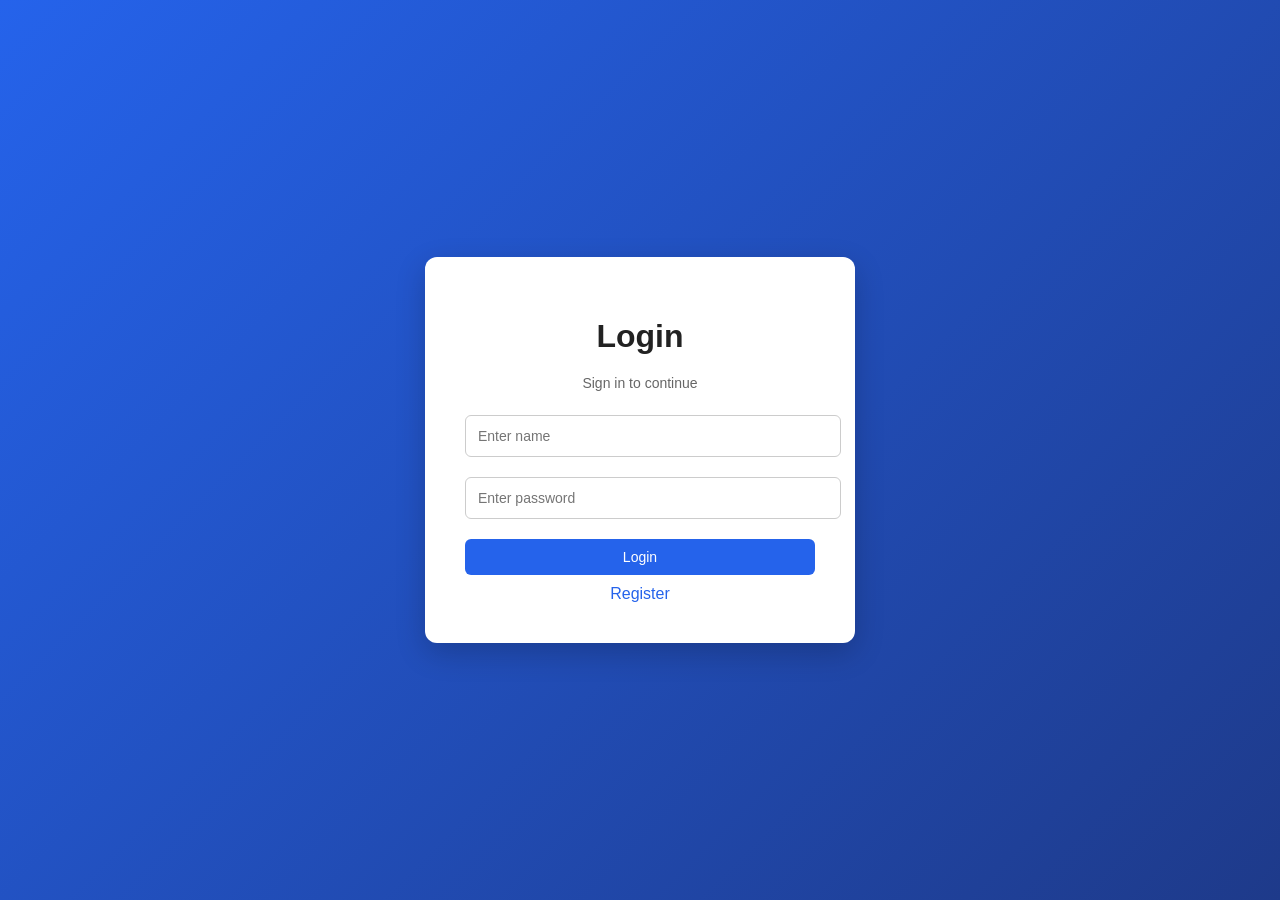
<file: target/classes/public/index.html>
<!DOCTYPE html>
<html>
<head>
    <title>Login page</title>
    <link rel="stylesheet" href="style.css">
</head>

<body class="login-page">

<div class="login-container">
    <h1>Login</h1>

    <p style="color:#666; font-size:14px;">Sign in to continue</p>

    <form action="/login" method="post">
        <input type="text" name="username" placeholder="Enter name" required />
        <input type="password" name="password" placeholder="Enter password" required />
        <button type="submit">Login</button>
    </form>

    <a href="/register.html">Register</a>
</div>

</body>
</html>
</file>
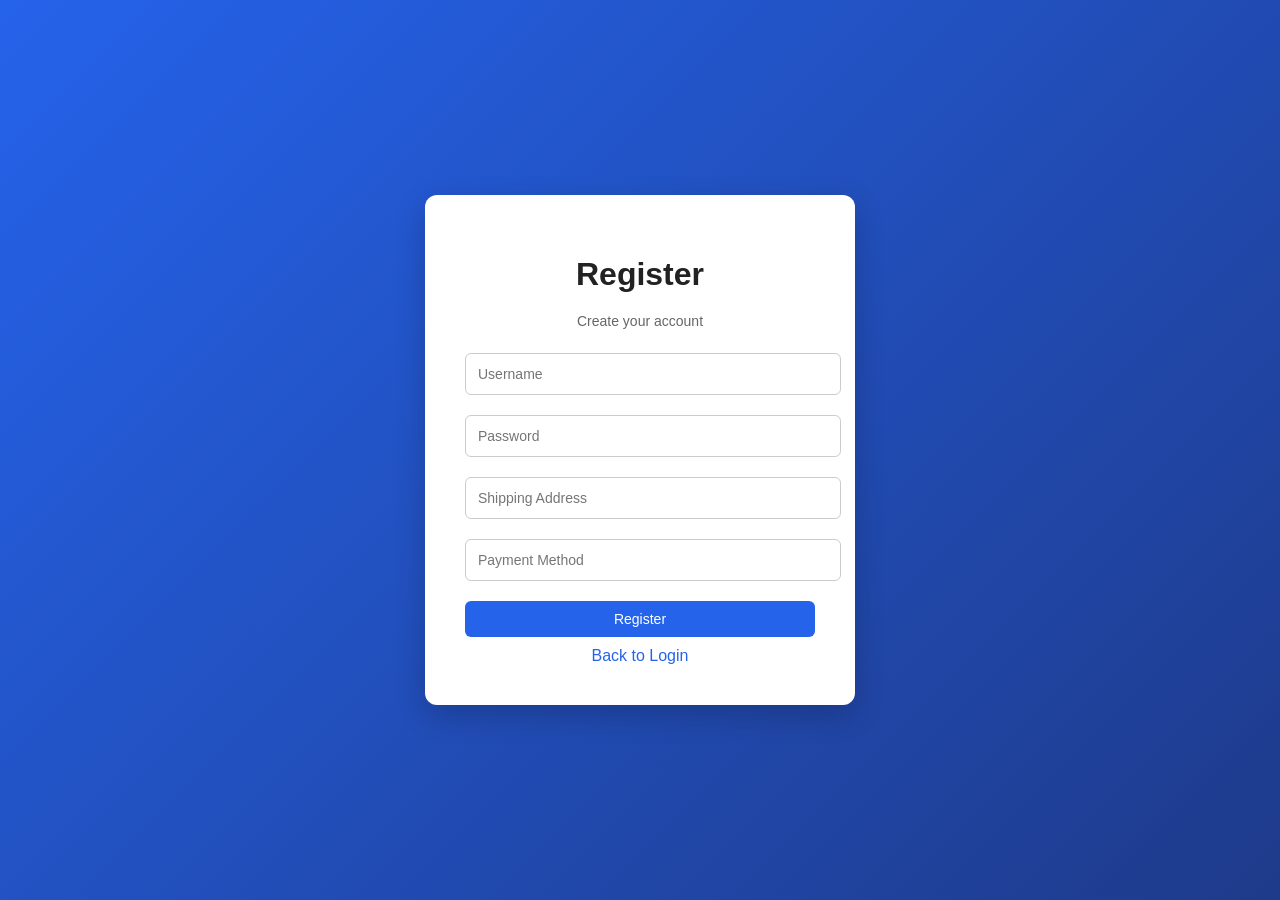
<file: target/classes/public/register.html>
<!DOCTYPE html>
<html>
<head>
    <title>Register</title>
    <link rel="stylesheet" href="style.css">
</head>

<body class="login-page">

<div class="login-container">
    <h1>Register</h1>

    <p style="color:#666; font-size:14px;">Create your account</p>

    <form action="/register" method="post">
        <input type="text" name="username" placeholder="Username" required>
        <input type="password" name="password" placeholder="Password" required>
        <input type="text" name="address" placeholder="Shipping Address" required>
        <input type="text" name="payment" placeholder="Payment Method" required>
        <button type="submit">Register</button>
    </form>

    <a href="/index.html">Back to Login</a>
</div>

</body>
</html>
</file>
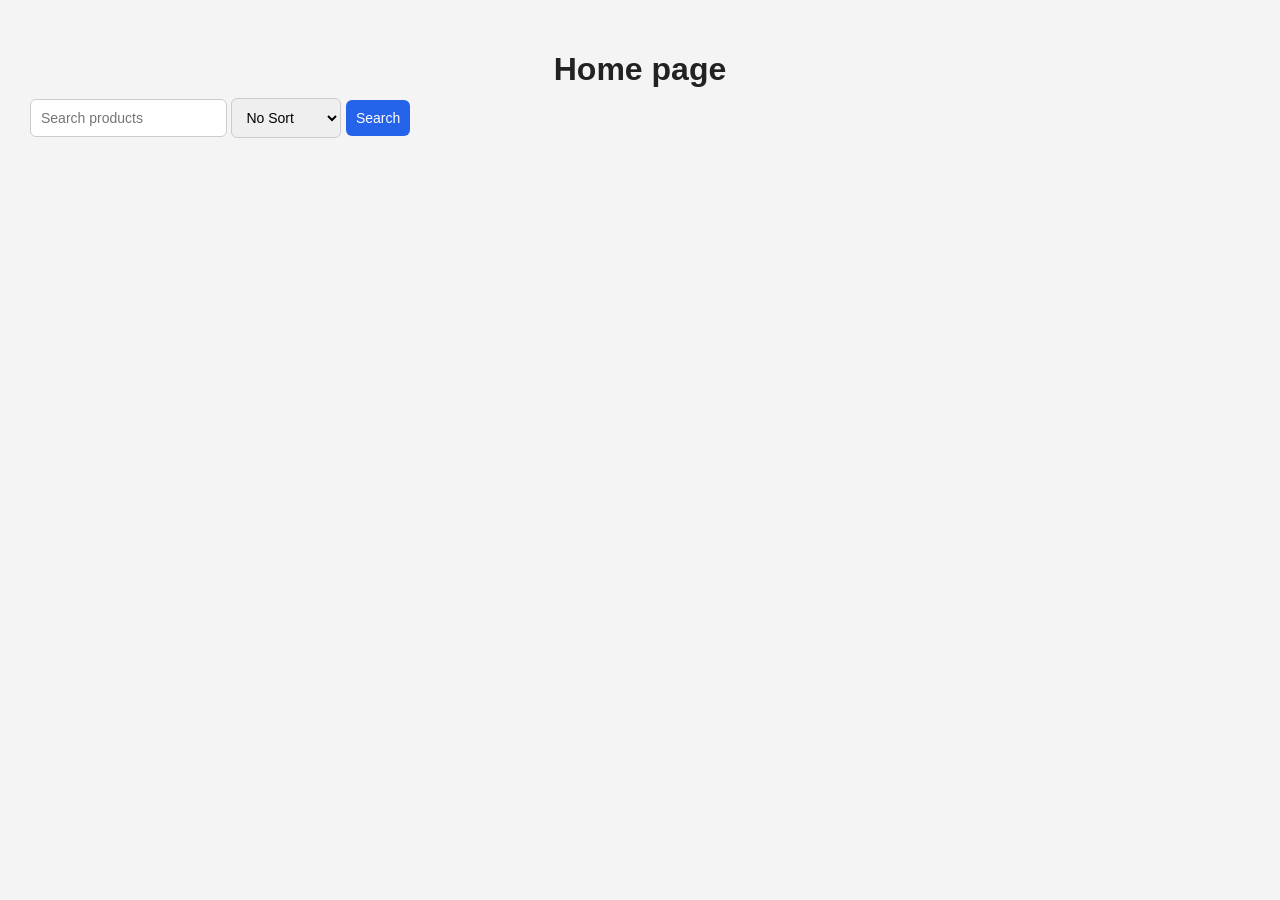
<file: target/classes/public/ShoppingHomePage.html>
<!DOCTYPE html>
<html>
<head>
    <title>Home page</title>
    <link rel="stylesheet" href="style.css">
</head>

<body>
<h1>Home page</h1>
<form action="/products" method="get">
    <input type="text" name="search" placeholder="Search products">

    <select name="sort">
        <option value="none">No Sort</option>
        <option value="asc">Price Asc</option>
        <option value="desc">Price Desc</option>
    </select>

    <button type="submit">Search</button>
</form>
</body>
</html>
</file>
<file: target/classes/public/style.css>
body {
    font-family: Arial, sans-serif;
    background-color: #f4f4f4;
    margin: 0;
    padding: 30px;
    color: #222;
}

/* Headings */
h1 {
    text-align: center;
    margin-bottom: 10px;
}

h2 {
    text-align: center;
}

/* Top section */
.page-top {
    text-align: center;
    margin-bottom: 20px;
}

a {
    color: #2563eb;
    text-decoration: none;
}

a:hover {
    text-decoration: underline;
}

/* Search box */
.search-box {
    background: white;
    padding: 20px;
    border-radius: 10px;
    width: fit-content;
    margin: 20px auto 30px auto;
    box-shadow: 0 2px 8px rgba(0,0,0,0.08);
}

/* Inputs + buttons */
input, select, button {
    padding: 10px;
    border-radius: 6px;
    border: 1px solid #ccc;
    font-size: 14px;
}

button {
    background-color: #2563eb;
    color: white;
    border: none;
    cursor: pointer;
}

button:hover {
    background-color: #1d4ed8;
}

button:disabled {
    background-color: #9ca3af;
    cursor: not-allowed;
}

/* Product list */
.product-list {
    max-width: 900px;
    margin: 0 auto;
}

/* Each product */
.product-card {
    background: white;
    border-radius: 12px;
    padding: 20px;
    margin-bottom: 20px;
    text-align: left;
    box-shadow: 0 2px 8px rgba(0,0,0,0.08);
}

/* Product info */
.product-card h3 {
    margin: 0 0 10px 0;
}

.price {
    font-weight: bold;
    font-size: 18px;
}

.low-stock {
    color: #dc2626;
    font-weight: bold;
}

/* Forms inside product */
.cart-form {
    margin: 10px 0;
}

.review-form {
    display: flex;
    gap: 10px;
    flex-wrap: wrap;
    margin: 10px 0;
}

.review-form input {
    min-width: 200px;
}

/* Reviews */
.reviews {
    margin-top: 10px;
    border-top: 1px solid #eee;
    padding-top: 10px;
}

.review-item {
    background: #f9fafb;
    padding: 10px;
    border-radius: 6px;
    margin-bottom: 8px;
}

.no-reviews {
    color: #777;
    font-style: italic;
}

.page-top {
    text-align: center;
    margin-bottom: 20px;
}

.search-box {
    background: white;
    padding: 20px;
    border-radius: 10px;
    width: fit-content;
    margin: 20px auto 30px auto;
    box-shadow: 0 2px 8px rgba(0,0,0,0.08);
    text-align: center;
}

/* Login Page */

.login-page {
    background: linear-gradient(135deg, #2563eb, #1e3a8a);
    height: 100vh;
    display: flex;
    justify-content: center;
    align-items: center;
    padding: 0;
}

.login-container {
    background: white;
    padding: 40px;
    border-radius: 12px;
    width: 350px;
    text-align: center;
    box-shadow: 0 10px 30px rgba(0,0,0,0.2);
}

.login-container h1 {
    margin-bottom: 20px;
}

.login-container input {
    width: 100%;
    padding: 12px;
    margin: 10px 0;
}

.login-container button {
    width: 100%;
    margin-top: 10px;
}

.login-container a {
    display: block;
    margin-top: 10px;
}

/* Admin layout */
.admin-grid {
    display: grid;
    grid-template-columns: 1fr 1fr;
    gap: 30px;
    max-width: 1100px;
    margin: 0 auto 40px auto;
}

.admin-section {
    background: white;
    border-radius: 12px;
    padding: 24px;
    box-shadow: 0 2px 8px rgba(0,0,0,0.08);
}

.wide-section {
    max-width: 1100px;
    margin: 0 auto 30px auto;
}

.admin-form {
    display: flex;
    flex-direction: column;
    gap: 10px;
}

.admin-actions {
    display: flex;
    gap: 10px;
    margin-top: 10px;
    flex-wrap: wrap;
}

.inline-form {
    display: flex;
    gap: 8px;
    align-items: center;
}

.btn-danger {
    background-color: #dc2626;
}

.btn-danger:hover {
    background-color: #b91c1c;
}
</file>
